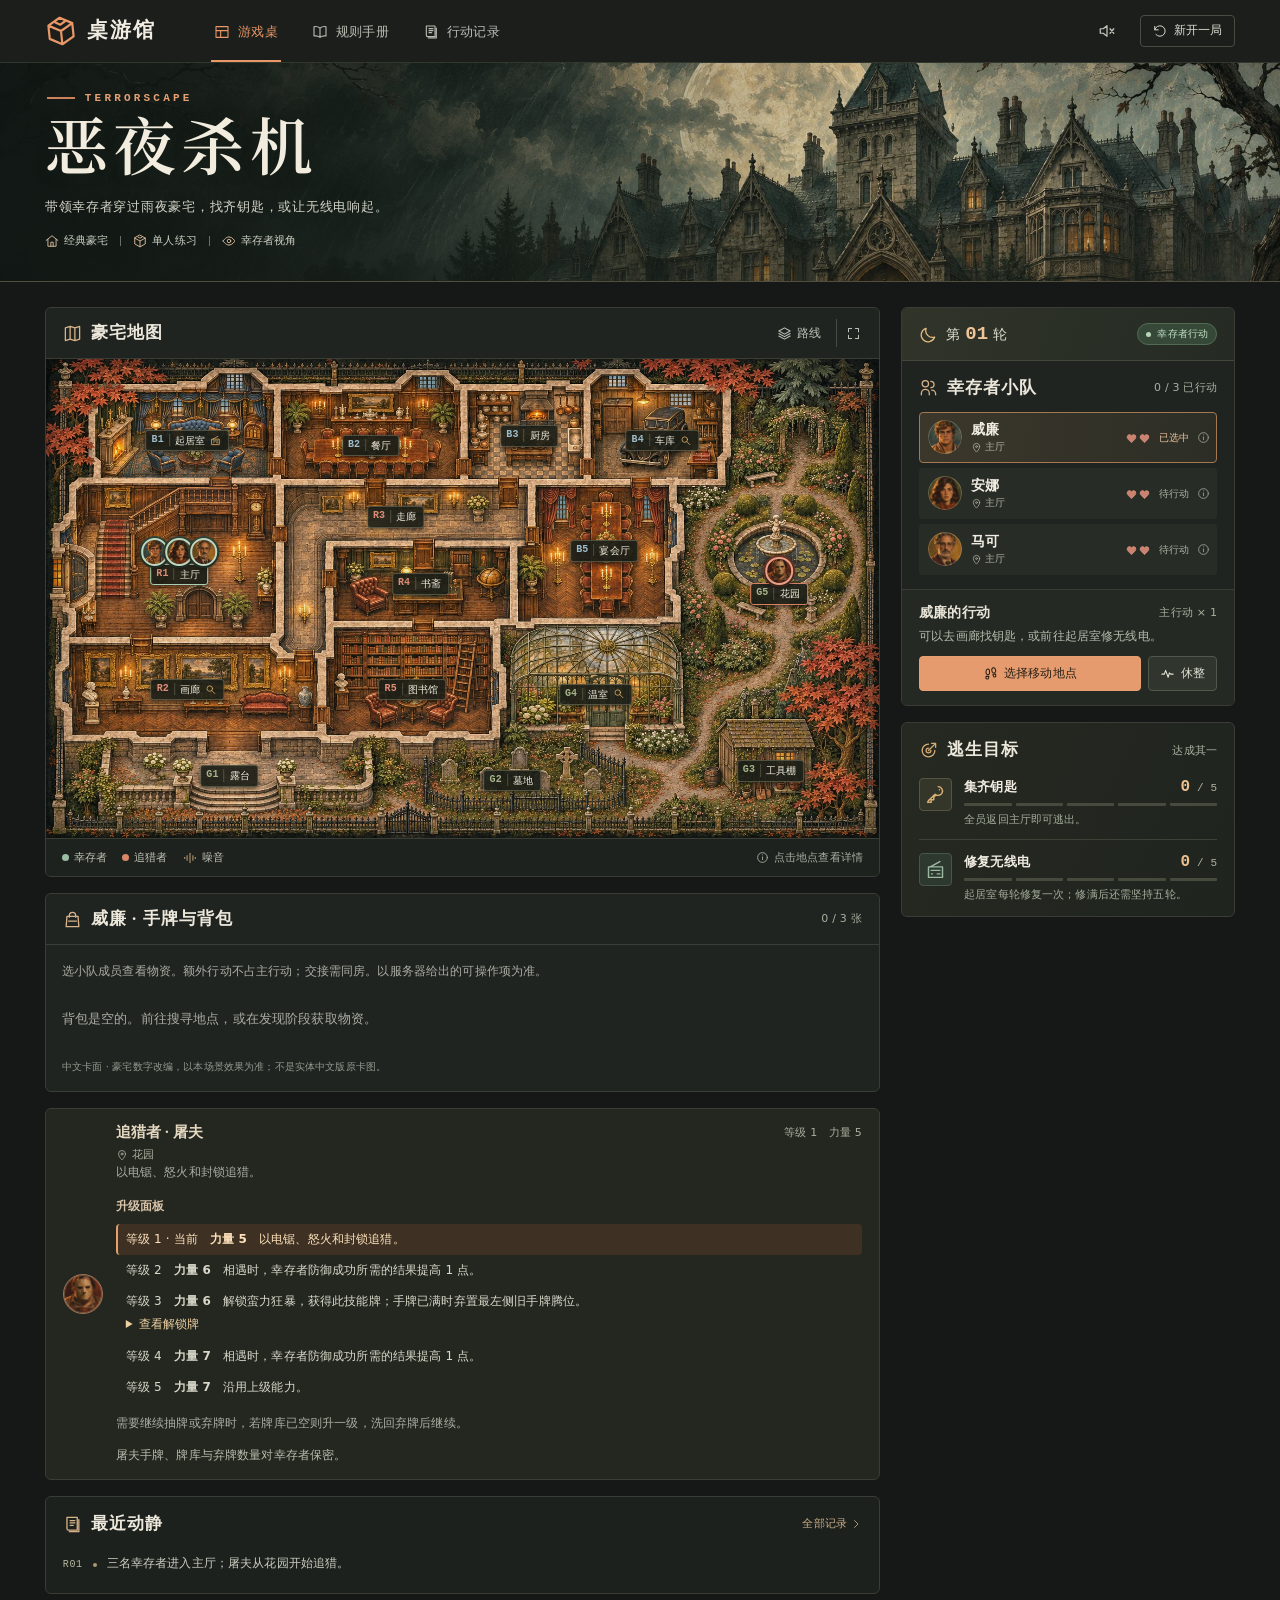
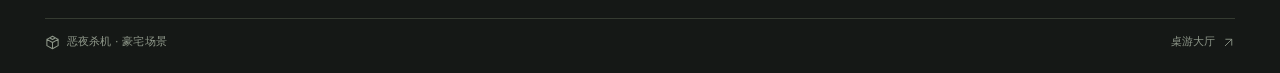
<file: apps/site/public/board-games/terrorscape/index.html>
<!doctype html>
<html lang="zh-CN">
<head>
  <meta charset="utf-8">
  <meta name="viewport" content="width=device-width, initial-scale=1, viewport-fit=cover">
  <meta name="theme-color" content="#161917">
  <meta name="description" content="在雨夜豪宅中带领三名幸存者搜寻钥匙、修复无线电，躲开追猎者。恶夜杀机中文互动棋桌。">
  <title>恶夜杀机 · 豪宅棋桌</title>
  <link rel="icon" href="mark.svg" type="image/svg+xml">
  <link rel="stylesheet" href="table.css">
  <link rel="preload" as="image" href="art/mansion.webp">
  <script defer src="engine.js"></script>
  <script defer src="table.js"></script>
  <script defer src="hunter.js"></script>
  <script defer src="practice.js"></script>
</head>
<body class="ts-page">
  <main id="night-table" data-lobby="../index.html"><p class="ts-boot">正在铺开豪宅地图…</p></main>
  <noscript>请启用 JavaScript，以便移动棋子和进行回合。</noscript>
</body>
</html>
</file>
<file: apps/site/public/board-games/terrorscape/table.css>
/* The same table is mounted by the local practice page and the multiplayer lobby. */
@font-face { font-family:"Manor Display"; font-display:swap; font-weight:600 700; src:url("fonts/noto-serif-sc-113.woff2") format("woff2"); unicode-range:U+6076,U+6740; }
@font-face { font-family:"Manor Display"; font-display:swap; font-weight:600 700; src:url("fonts/noto-serif-sc-114.woff2") format("woff2"); unicode-range:U+591C; }
@font-face { font-family:"Manor Display"; font-display:swap; font-weight:600 700; src:url("fonts/noto-serif-sc-118.woff2") format("woff2"); unicode-range:U+673A; }
.ts-page, body.ts-online { margin: 0; background: #151816; color-scheme: dark; }
.ts-app, .ts-dialog {
  --ink: #f1ece2;
  --muted: #a9ada3;
  --quiet: #92998e;
  --surface: #202420;
  --line: #393d35;
  --ember: #e99766;
  --mint: #acd2bb;
  --sans: "Inter", "PingFang SC", "Microsoft YaHei", "Noto Sans CJK SC", system-ui, sans-serif;
  --serif: "Manor Display", "Noto Serif SC", "Songti SC", "STSong", "SimSun", Georgia, serif;
  --mono: "JetBrains Mono", Consolas, "Courier New", monospace;
  color: var(--ink); font: 14px/1.6 var(--sans); letter-spacing: .01em; text-align: left; color-scheme: dark;
}
.ts-app, .ts-app *, .ts-dialog, .ts-dialog * { box-sizing: border-box; }
.ts-app { background: #151816; min-height: 100vh; }
.ts-app :where(h1,h2,h3,p,ol), .ts-dialog :where(h1,h2,h3,p,ol) { margin: 0; }
.ts-app :where(a,button), .ts-dialog :where(a,button) { font: inherit; color: inherit; text-decoration: none; }
.ts-app button, .ts-dialog button { cursor: pointer; text-transform: none; letter-spacing: inherit; }
.ts-app :is(button,a,summary):focus-visible, .ts-dialog :is(button,a,summary):focus-visible { outline: 2px solid #ffbf81; outline-offset: 3px; }
.ts-app button:disabled, .ts-dialog button:disabled { opacity: .52; cursor: wait; }
.ts-ico { flex: 0 0 auto; vertical-align: middle; display: inline-block; }
.ts-width { width: min(100% - clamp(32px, 7vw, 112px), 1540px); margin: 0 auto; }
.ts-boot { color: #e3ddcb; padding: 32px; font: 16px/2 system-ui, sans-serif; }
.ts-topbar { position: relative; z-index: 2; background: #1b1e1b; border-bottom: 1px solid #32372e; }
.ts-top-inner { min-height: 62px; display: flex; gap: clamp(28px, 4vw, 62px); align-items: stretch; }
.ts-brand, .ts-brand-mark, .ts-tools, .ts-tabs, .ts-nav-item, .ts-nav-control, .ts-icon-btn, .ts-tool, .ts-text-btn, .ts-btn, .ts-h2, .ts-tags, .ts-tags span, .ts-head-tools, .ts-legend span, .ts-wordmark, .ts-phase, .ts-player-copy small, .ts-turn-title, .ts-footer span, .ts-footer a, .ts-goal-icon, .ts-source, .ts-room-meta, .ts-log-round { display: inline-flex; align-items: center; }
.ts-brand { gap: 10px; white-space: nowrap; align-self: center; }
.ts-brand-mark { color: var(--ember); transform: rotate(-6deg); }
.ts-brand-text { font: 700 21px/1.1 var(--serif); letter-spacing: .1em; }
.ts-tabs { align-items: stretch; gap: clamp(6px,1.6vw,26px); }
.ts-nav-item, .ts-nav-control, .ts-icon-btn, .ts-tool, .ts-text-btn { background: none; border: 0; border-radius: 0; padding: 0; }
.ts-nav-item { position: relative; gap: 8px; color: #b9bdb3; font-size: 13px; font-weight: 550; padding: 2px 7px 0; }
.ts-nav-item .ts-ico { width: 16px; height: 16px; }
.ts-nav-item.is-on { color: var(--ember); }
.ts-nav-item.is-on::after { content: ""; position: absolute; height: 2px; background: var(--ember); bottom: 0; left: 4px; right: 4px; }
.ts-nav-item:hover, .ts-tool:hover, .ts-icon-btn:hover, .ts-nav-control:hover, .ts-text-btn:hover, .ts-footer a:hover { color: var(--ember); }
.ts-tools { margin-left: auto; gap: 16px; }
.ts-icon-btn, .ts-square { justify-content: center; width: 34px; height: 34px; color: #c6c9be; }
.ts-nav-control { gap: 7px; border: 1px solid #494c42; border-radius: 4px; padding: 5px 12px; font-size: 12px; color: #dedfd3; min-height: 32px; }
.ts-nav-control .ts-ico { width: 14px; height: 14px; }
.ts-hero { position: relative; isolation: isolate; overflow: hidden; background: #1c241e; border-bottom: 1px solid #514e3d; }
.ts-hero::before, .ts-hero::after { content: ""; position: absolute; inset: 0; z-index: -1; pointer-events: none; }
.ts-hero::before { background: url("art/mansion.webp") center 22% / cover no-repeat; }
.ts-hero::after { background: linear-gradient(90deg,rgba(16,22,19,.94) 0%,rgba(19,25,20,.79) 24%,rgba(18,24,19,.34) 48%,rgba(16,22,19,.04) 72%), linear-gradient(0deg,rgba(17,21,16,.42),transparent 42%); }
.ts-hero-in { min-height: clamp(215px,17vw,273px); display: flex; flex-direction: column; justify-content: center; align-items: flex-start; padding-block: 20px 23px; }
.ts-wordmark, .ts-word { font: 600 11px/1.3 var(--mono); letter-spacing: .29em; color: #e5a174; }
.ts-wordmark { gap: 10px; margin: 0 0 8px 2px; }
.ts-wordmark i { height: 2px; width: 28px; background: #cd825b; }
.ts-app .ts-hero h1 { font-family: var(--serif); font-size: clamp(53px,4.9vw,80px); font-weight: 700; line-height: 1.15; letter-spacing: .085em; text-shadow: 0 2px 12px #16201988; color: #f2ecde; margin: 0; }
.ts-hero-text { font-size: clamp(13px,1.05vw,16px); color: #d4d4c8; margin: 11px 0 15px; letter-spacing: .055em; }
.ts-tags { gap: 12px; font-size: 11px; font-weight: 500; color: #cbcfc3; }
.ts-tags span { gap: 5px; }
.ts-tags .ts-ico { color: #d5b89a; }
.ts-tags b { height: 10px; width: 1px; background: #687065; }
.ts-play { padding: clamp(18px,2vw,30px) 0 0; scroll-margin-top: 8px; }
.ts-layout { display: grid; align-items: start; grid-template-columns: minmax(0, 2.45fr) minmax(280px, .98fr); gap: clamp(16px,1.65vw,27px); }
.ts-maincol, .ts-side { min-width: 0; display: grid; align-content: start; gap: 16px; }
.ts-panel { background: var(--surface); border: 1px solid var(--line); border-radius: 6px; overflow: hidden; }
.ts-panel-head, .ts-section-head, .ts-turn, .ts-goal-top, .ts-footer, .ts-dhead, .ts-move-banner { display: flex; align-items: center; justify-content: space-between; gap: 10px; }
.ts-panel-head { min-height: 51px; padding: 0 17px; border-bottom: 1px solid var(--line); }
.ts-app .ts-h2, .ts-dialog .ts-h2 { gap: 9px; font: 650 17px/1.4 var(--serif); letter-spacing: .06em; color: #ede8dc; }
.ts-h2 .ts-ico { color: #d6b38a; }
.ts-head-tools { gap: 8px; }
.ts-tool { justify-content: center; gap: 5px; height: 28px; padding: 2px 7px; color: #bdc3b8; font-size: 12px; line-height: 1; }
.ts-tool .ts-ico { width: 15px; height: 15px; }
.ts-tool.is-on { color: var(--ember); }
.ts-tool.ts-square { width: 26px; border-left: 1px solid #494c43; padding: 0 0 0 8px; }
.ts-map-stage { position: relative; isolation: isolate; aspect-ratio: 1.74; background: #37372b url("art/floor-plan.webp") center / 100% 100% no-repeat; }
.ts-map-stage::before { position: absolute; content: ""; inset: 0; z-index: -1; background: linear-gradient(0deg,#15191218,#24251a08); box-shadow: inset 0 0 35px 4px #1119105e; }
.ts-routes { position: absolute; inset: 0; width: 100%; height: 100%; overflow: visible; pointer-events: none; }
.ts-routes line { stroke: #f2e8cd; stroke-width: 2px; stroke-dasharray: 3 5; stroke-linecap: round; opacity: .85; filter: drop-shadow(0 1px 1px #000); }
.ts-routes .blocked { stroke: #ef7658; stroke-width: 3px; stroke-dasharray: 3 3; opacity: 1; }
.ts-routes .reachable { stroke: #afefe0; opacity: 1; }
.ts-place { --place-zone: #82a9bd; position: absolute; z-index: 1; transform: translate(-50%,-50%); display: grid; place-items: center; width: max-content; min-width: 35px; min-height: 32px; margin: 0; padding: 0; border: 0; background: transparent; border-radius: 3px; }
.ts-zone-R { --place-zone: #df8d76; }
.ts-zone-B { --place-zone: #9ebcc9; }
.ts-zone-G { --place-zone: #a7b48a; }
.ts-plaque { position: relative; display: flex; align-items: center; gap: 5px; padding: 3px 7px 4px 5px; line-height: 1.2; border: 1px solid #8a897175; background: rgba(27,30,24,.91); box-shadow: 0 2px 5px #0c0d09a1; border-radius: 3px; }
.ts-place-code, .ts-zone { font: 600 10px/1.25 var(--mono); font-style: normal; color: var(--place-zone); }
.ts-place-code { padding-right: 5px; border-right: 1px solid #8c8d766b; }
.ts-place-name { font-size: clamp(10px,.82vw,14px); color: #f0ebda; font-weight: 550; white-space: nowrap; }
.ts-place .ts-ico { color: #eab66a; }
.ts-map-effects {position:absolute;top:100%;white-space:nowrap;padding:1px 4px;border-radius:3px;background:#33271f;color:#fbd399;font:600 10px/1.35 system-ui,sans-serif;}
.ts-place:hover, .ts-place:focus-visible { z-index: 4; }
.ts-place:hover .ts-plaque, .ts-place:focus-visible .ts-plaque { background: #373c2d; border-color: #f4d69b; }
.ts-place.has-friends .ts-plaque { border-color: #a8cfb4; }
.ts-place.has-enemy .ts-plaque { border-color: #d98062; }
.ts-place.is-reachable .ts-plaque { border-color: #bde4c6; box-shadow: 0 0 0 2px #375c47e6,0 2px 6px #152216; }
.ts-pawns { position: absolute; z-index: 1; bottom: calc(50% + 9px); display: flex; justify-content: center; padding-right: 3px; }
.ts-portrait { display:inline-block; flex-shrink:0; width:38px; height:38px; border-radius:50%; background: #535747 url("art/portraits.webp") 0 0 / 300% 200% no-repeat; box-shadow: inset 0 0 0 1px #e0d5ac40; }
.ts-face-anna { background-position: 50% 0; }
.ts-face-marco { background-position: 100% 0; }
.ts-face-sophia { background-position: 0 100%; }
.ts-face-johnson { background-position: 50% 100%; }
.ts-face-butcher { background-position: 100% 100%; }
.ts-pawn { width: clamp(24px,2.15vw,36px); height: clamp(24px,2.15vw,36px); border: 2px solid #bed7c1; box-shadow: 0 2px 4px #0b100ccf,0 0 0 2px #354538; margin-right:-3px; }
.ts-pawn.ts-enemy { border-color: #e9a086; box-shadow:0 2px 4px #0b100ccf,0 0 0 2px #6b3528; }
.ts-legend { display:flex; flex-wrap:wrap; align-items:center; gap:15px; padding:9px 16px; min-height:38px; border-top:1px solid var(--line); background:#1e221e; font-size:11px; color:#c0c4b7; }
.ts-legend span { gap:5px; }
.ts-legend-dot { width:7px;height:7px;border-radius:50%;background:#9bbda3; }
.ts-legend-dot.foe { background:#d88768; }
.ts-legend .ts-ico { color:#cba779; }
.ts-legend .ts-legend-hint { margin-left:auto;color:#a9afa2; }
.ts-legend-hint .ts-ico { color:inherit; }
.ts-move-banner { min-height:38px;justify-content:flex-start;padding:4px 16px;background:#2b3b2e;color:#c9e5ce;font-size:12px; }
.ts-move-banner button { margin-left:auto; }
.ts-turn { padding:12px 17px; min-height:53px; background:linear-gradient(110deg,#303429,#252b24);border-bottom:1px solid #44473a; }
.ts-turn-title { gap:8px; font-weight:560; color:#e0dfd1;font-size:14px; }
.ts-turn-title > .ts-ico { color:#e3ba81; }
.ts-turn-title b { font:600 19px/1.1 var(--mono);color:#f0c496;letter-spacing:0; }
.ts-phase { gap:6px;color:#bfdfc4;background:#364938;border:1px solid #536b52;border-radius:20px;padding:2px 8px;font-size:10px;line-height:1.6; }
.ts-phase i,.ts-log-dot {width:5px;height:5px;border-radius:50%;background:#b7d5b8;display:inline-block;flex-shrink:0;}
.ts-phase.enemy { color:#f3c4a9;background:#45342a;border-color:#70543f; }
.ts-phase.enemy i { background:#e99a73; }
.ts-squad,.ts-controls,.ts-goals,.ts-timeline {padding:15px 17px 14px;}
.ts-section-head { margin-bottom:12px; }
.ts-mini { color:#a8b09f; font:11px/1.4 var(--sans); letter-spacing:.02em; white-space:nowrap; }
.ts-members {display:grid;gap:5px;}
.ts-player-row {position:relative;}
.ts-player {width:100%;display:flex;align-items:center;gap:9px;padding:7px 27px 7px 8px;border-radius:4px;border:1px solid transparent;background:#282c26;text-align:left;min-height:51px;color:var(--ink); }
.ts-player:hover {background:#30342c;}
.ts-player.is-active { border-color:#a47852;background:linear-gradient(95deg,#3c372b,#2c2e26); }
.ts-player .ts-portrait {width:34px;height:34px;}
.ts-player-copy { display:flex;flex-direction:column;gap:2px;min-width:0; }
.ts-player-copy strong {font:600 14px/1.25 var(--sans);overflow:hidden;text-overflow:ellipsis;white-space:nowrap;}
.ts-seat-owner {color:#b6bcae;font:500 10px/1.4 var(--sans);}
.ts-player-copy small {gap:3px;font-size:10px;line-height:1.35;color:#adb3a3;white-space:nowrap;}
.ts-health {margin-left:auto;display:inline-flex;gap:2px;color:#565b4f;}
.ts-health .on {color:#d18b76;}
.ts-health .on svg {fill:#c98370;}
.ts-player-status {font-size:10px;line-height:1.3;color:#aab3a2;white-space:nowrap;}
.ts-player.is-active .ts-player-status {color:#ecc29c;}
.ts-player-info {position:absolute;right:3px;top:50%;transform:translateY(-50%);width:22px;height:32px;display:grid;place-items:center;border:0;border-radius:3px;background:none;color:#999e8f;padding:0;}
.ts-player-info .ts-ico {width:13px;height:13px;}
.ts-player-info:hover {color:#efd3ab;}
.ts-controls {padding-top:12px;border-top:1px solid var(--line);background:#252923;}
.ts-controls .ts-section-head {margin-bottom:3px;}
.ts-controls h3,.ts-dialog h3 {font:650 14px/1.55 var(--sans);color:#e7e4d7;}
.ts-action-hint,.ts-copy,.ts-subtle {font-size:12px;color:#b5bdae;line-height:1.65;}
.ts-action-hint {margin:0 0 10px;}
.ts-action-grid,.ts-dialog-acts {display:flex;align-items:stretch;flex-wrap:wrap;gap:7px;}
.ts-btn { min-height:35px;justify-content:center;gap:6px;padding:7px 11px;background:#30352e;border:1px solid #51574b;border-radius:4px;color:#e1e5d6;font:570 12px/1.45 var(--sans);text-align:center; }
.ts-btn .ts-ico {width:15px;height:15px;}
.ts-btn:hover {border-color:#a8a385;background:#363e32;}
.ts-btn.ts-primary {color:#241e16;background:#e59b6d;border-color:#e6a172;}
.ts-btn.ts-primary:hover {background:#f0ab7b;border-color:#fdc494;}
.ts-action-grid .ts-primary {flex:1 1 auto;}
.ts-goals {background:linear-gradient(115deg,#252921,#20241f);}
.ts-goals .ts-h2 .ts-ico {color:#d4ab72;}
.ts-goal {display:flex;align-items:flex-start;gap:12px;padding-top:4px;}
.ts-goal+.ts-goal {margin-top:12px;padding-top:13px;border-top:1px solid #3c4235;}
.ts-goal-icon {justify-content:center;width:33px;height:33px;flex-shrink:0;border:1px solid #575442;border-radius:4px;color:#d8ae72;background:#35362a;}
.ts-goal:nth-child(3) .ts-goal-icon {color:#9cb8a1;border-color:#465749;background:#2d382e;}
.ts-goal-body {width:100%;min-width:0;}
.ts-goal-top {align-items:baseline;}
.ts-goal-top strong {font-size:13px;font-weight:600;line-height:1.4;}
.ts-counter {color:#ecc18f;font:600 16px/1.1 var(--mono);}
.ts-counter small {color:#aeb3a1;font:500 11px/1.1 var(--mono);}
.ts-progress {display:grid;grid-template-columns:repeat(5,1fr);gap:4px;margin:6px 0;}
.ts-progress i {height:3px;border-radius:1px;background:#474b3e;}
.ts-progress i.filled {background:#dca071;}
.ts-goal p {font-size:11px;color:#a4ad9b;line-height:1.4;}
.ts-timeline {background:#1d211d;}
.ts-text-btn {gap:3px;color:#c9ad87;font-size:11px; }
.ts-text-btn .ts-ico {width:12px;height:12px;order:2;}
.ts-journal {list-style:none;padding:0;}
.ts-log-line {display:flex;align-items:baseline;gap:10px;padding:6px 0;color:#cacfc2;font-size:12px;line-height:1.6;}
.ts-log-round {font:10px/1.4 var(--mono);letter-spacing:.06em;color:#b1b89f;}
.ts-log-dot {background:#ab986e;width:4px;height:4px;align-self:baseline;}
.ts-footer {color:#8e9789;margin-top:24px;padding:14px 0 22px;border-top:1px solid #353b31;font-size:11px;}
.ts-footer span,.ts-footer a {gap:7px;}
.ts-notice {padding:10px 14px;margin:0 0 15px;color:#ebc99d;border:1px solid #6a5a3b;background:#322e23;border-radius:4px;}
.ts-notice[hidden] {display:none;}
.ts-result {display:flex;gap:16px;align-items:center;margin-bottom:16px;padding:18px;color:#e0c495;border-color:#7a6949;background:#303528;}
.ts-result h2 {font:650 23px/1.4 var(--serif);}
.ts-result p {font-size:13px;color:#c3c9b6;}
.ts-result .ts-btn {margin-left:auto;white-space:nowrap;}
.ts-dialog { border:1px solid #575b4e;border-radius:7px;max-width:min(500px,calc(100vw - 28px));width:500px;max-height:85dvh;overflow:auto;background:#222721;color:var(--ink);padding:0;box-shadow:0 24px 90px #0008;}
.ts-dialog::backdrop {background:#0b100cbd;backdrop-filter:blur(4px);}
.ts-dhead {padding:13px 18px 11px 22px;border-bottom:1px solid var(--line);background:#252b24;position:sticky;top:0;z-index:2;}
.ts-dhead h2 {margin:0;font:650 21px/1.4 var(--serif);letter-spacing:.06em;color:#efe9db;}
.ts-dbody {padding:18px 22px 22px;}
.ts-dbody > .ts-copy {font-size:14px;margin:4px 0 14px;}
.ts-dialog-acts {margin-top:16px;}
.ts-room-go { text-wrap:balance;}
.ts-room-meta {gap:8px;color:#b8c1b0;font:12px/1.6 var(--mono);margin-bottom:14px;flex-wrap:wrap;}
.ts-zone,.ts-tag {background:#30362e;border:1px solid #4b5145;border-radius:3px;padding:2px 5px;}
.ts-tag {font:11px/1.4 var(--sans);color:#d7be98;}
.ts-defs {display:grid;grid-template-columns:max-content 1fr;gap:8px 16px;padding:12px 0;border-top:1px solid var(--line);border-bottom:1px solid var(--line);font-size:13px;}
.ts-defs strong {color:#a5af9b;font-weight:500;}
.ts-subtle {margin-top:13px;}
.ts-rule {display:flex;align-items:flex-start;gap:12px;padding:0 0 15px;}
.ts-rule > .ts-ico {color:var(--ember);margin-top:3px;}
.ts-rule p,.ts-scope p,.ts-item-detail p {font-size:13px;line-height:1.7;color:#bac2b1;margin:3px 0 0;}
.ts-scope {padding:12px 0 0;border-top:1px solid var(--line);color:#d7bea0;font-size:13px;}
.ts-scope summary {cursor:pointer;}
.ts-source {gap:4px;color:var(--ember);font-size:12px;margin:7px 10px 0 0;}
.ts-person-detail,.ts-item-detail {display:flex;align-items:center;gap:12px;margin-bottom:14px;}
.ts-person-detail .ts-portrait {width:62px;height:62px;}
.ts-person-detail p {font-size:13px;margin:4px 0;color:#d2d8c8;}
.ts-small-heading {margin:14px 0 8px !important;}
.ts-action-list {display:grid;gap:7px;}
.ts-action-list .ts-btn {justify-content:flex-start;text-align:left;}
.ts-map-dialog {width:min(1160px,96vw);max-width:96vw;max-height:95dvh;}
.ts-map-dialog .ts-dbody {padding:0;}
.ts-map-dialog .ts-map-panel {border:0;border-radius:0;}
.ts-map-dialog .ts-panel-head {min-height:36px;}
.ts-map-dialog .ts-panel-head .ts-h2 {font-size:14px;}
.ts-hunter {display:flex;align-items:center;gap:13px;padding:13px 17px;background:#242720;}
.ts-hunter .ts-portrait {width:40px;height:40px;border:1px solid #9b7156;}
.ts-hunter-main {flex:1;min-width:0;}
.ts-hunter .ts-section-head {margin:0 0 3px;}
.ts-hunter h3 {font:650 15px/1.45 var(--serif);color:#e4d8c1;}
.ts-skill-hand,.ts-team-pick {display:flex;flex-wrap:wrap;gap:6px;margin-top:10px;}
.ts-skill,.ts-cast-pick {display:inline-flex;align-items:center;gap:5px;color:var(--ink);background:#30352c;border:1px solid #515849;border-radius:4px;padding:4px 8px;font-size:12px;}
.ts-skill .ts-ico {width:12px;height:12px;color:var(--ember);}
.ts-cast-pick {gap:7px;padding:6px 8px;}
.ts-cast-pick.is-on {border-color:#ac845e;background:#39372b;}
.ts-cast-pick .ts-portrait {width:25px;height:25px;}
.ts-cast-pick:disabled {opacity:.5;cursor:default;}
.ts-cast-grid {display:grid;align-items:start;grid-template-columns:repeat(auto-fit,minmax(min(210px,100%),1fr));gap:9px;margin:12px 0;}
.ts-cast-grid .ts-cast-slot {display:grid;grid-template-columns:36px minmax(0,1fr);grid-template-rows:auto auto 1fr;gap:3px 10px;align-content:start;align-items:start;padding:12px;border:1px solid #545a4d;border-radius:6px;background:#232921;color:#ede9db;}
.ts-cast-grid .ts-cast-badge {grid-row:1/3;align-self:center;}
.ts-cast-grid .ts-cast-badge .ts-portrait {width:34px;height:34px;}
.ts-cast-grid .ts-cast-title {font-size:11px;color:#c7c6b5;}
.ts-cast-grid select {width:100%;min-height:32px;padding:3px 6px;font:inherit;font-size:14px;color:#fff3d4;border:1px solid #686e5b;border-radius:4px;background:#20251e;}
.ts-cast-grid .ts-cast-ability {grid-column:1/-1;margin-top:5px;font:12px/1.65 system-ui,sans-serif;color:#d1d3c4;}
.ts-portrait.ts-monogram {display:inline-grid;place-items:center;background:radial-gradient(ellipse at top,#606853,#2c3229);color:#f5eacb;font:600 14px/1.1 serif;}
.ts-pawn.ts-monogram {font-size:12px;}
.ts-portrait:is(.ts-face-george,.ts-face-ophelia,.ts-face-dylan,.ts-face-caleb,.ts-face-huntress,.ts-face-werewolf,.ts-face-unidentified,.ts-face-statues,.ts-face-queen) {background-image:url("art/expansion-cast.webp");background-size:300% 300%;}
.ts-face-george {background-position:0 0;}
.ts-face-ophelia {background-position:50% 0;}
.ts-face-dylan {background-position:100% 0;}
.ts-face-caleb {background-position:0 50%;}
.ts-face-huntress {background-position:50% 50%;}
.ts-face-werewolf {background-position:100% 50%;}
.ts-face-unidentified {background-position:0 100%;}
.ts-face-statues {background-position:50% 100%;}
.ts-face-queen {background-position:100% 100%;}
.ts-portrait:is(.ts-face-roy,.ts-face-evelyn,.ts-face-zach,.ts-face-victoria,.ts-face-quinto,.ts-face-brenda,.ts-face-hubert,.ts-face-strangler,.ts-face-orion,.ts-face-eyebot,.ts-face-parasitoid,.ts-face-nightmare,.ts-face-wendigo,.ts-face-doll,.ts-face-doctor) {background-image:url("art/expansion-cast-2.webp");background-size:400% 400%;}
.ts-face-roy {background-position:0 0;} .ts-face-evelyn {background-position:33.333% 0;}
.ts-face-zach {background-position:66.667% 0;} .ts-face-victoria {background-position:100% 0;}
.ts-face-quinto {background-position:0 33.333%;} .ts-face-brenda {background-position:33.333% 33.333%;}
.ts-face-hubert {background-position:66.667% 33.333%;}
.ts-face-strangler {background-position:0 66.667%;} .ts-face-orion {background-position:33.333% 66.667%;}
.ts-face-eyebot {background-position:66.667% 66.667%;} .ts-face-parasitoid {background-position:100% 66.667%;}
.ts-face-nightmare {background-position:0 100%;} .ts-face-wendigo {background-position:33.333% 100%;}
.ts-face-doll {background-position:66.667% 100%;} .ts-face-doctor {background-position:100% 100%;}
.ts-found {display:grid;gap:5px;margin-bottom:10px;}
.ts-found p {font:12px/1.55 var(--sans);padding:6px 8px;border:1px solid var(--line);color:var(--muted);border-radius:3px;}
.ts-found b {color:var(--ink);}
.ts-lobby-entry {padding-block:22px 50px;}
.ts-lobby-entry .panel {margin-block:16px;}
.ts-lobby-banner {padding:30px clamp(20px,4vw,54px);border:1px solid #444c3c;border-radius:8px;color:#f2ecde;background:linear-gradient(90deg,#19221bea,rgba(20,28,22,.45) 65%,transparent),url("art/mansion.webp") center 30%/cover;}
.ts-lobby-banner .eyebrow {font:600 12px/1.4 ui-monospace,monospace;letter-spacing:.24em;color:#e5a174;}
.ts-lobby-banner p:not(.eyebrow) {color:#d8dbc9;font-size:14px;margin-bottom:14px;}
.ts-lobby-banner .btn.ghost {background:#19211dbb;color:#f0eee4;border-color:#929682;}
.ts-wait .ts-lobby-banner {margin:18px 0 26px;}
.ts-room-admin {width:min(93%,1540px);margin:0 auto 24px;display:flex;align-items:center;flex-wrap:wrap;gap:12px;color:#a0a491;font-size:12px;}
@media (min-width:1550px) {
  .ts-layout {grid-template-columns:minmax(0,2.54fr) minmax(345px,.96fr);}
  .ts-squad,.ts-controls,.ts-goals,.ts-timeline {padding:19px 21px;}
  .ts-player {min-height:60px;}
  .ts-player .ts-portrait {width:40px;height:40px;}
}
@media (max-width:1050px) {
  .ts-width {width:calc(100% - 40px);}
  .ts-layout {grid-template-columns:minmax(0,1fr) 280px;gap:14px;}
  .ts-legend {gap:10px;padding-inline:10px;}
  .ts-legend-hint .ts-ico {display:none;}
  .ts-squad,.ts-controls,.ts-goals,.ts-timeline {padding-inline:12px;}
}
@media (max-width:760px) {
  .ts-width {width:calc(100% - 30px);}
  .ts-top-inner {min-height:52px;gap:14px;}
  .ts-brand {gap:5px;}.ts-brand-text {font-size:17px;}
  .ts-brand-mark .ts-ico {width:26px;height:26px;}
  .ts-tabs {gap:8px;}.ts-nav-item {font-size:12px;gap:4px;padding-inline:3px;}
  .ts-tools {gap:4px;}
  .ts-nav-control {font-size:11px;padding:4px 7px;}
  .ts-hero-in {min-height:195px;}.ts-hero::before {background-position:64% center;}
  .ts-hero-text {font-size:12px;max-width:65%;line-height:1.75;}
  .ts-layout {grid-template-columns:minmax(0,1fr);}
  .ts-maincol,.ts-side {display:contents;}
  .ts-map-panel {grid-row:1;}.ts-player-panel {grid-row:2;}.ts-goals {grid-row:3;}.ts-hunter {grid-row:4;}.ts-timeline {grid-row:5;}
  .ts-map-stage {aspect-ratio:1.53;}.ts-place-name {font-size:12px;}
  .ts-pawn {width:26px;height:26px;}
  .ts-squad,.ts-controls,.ts-goals,.ts-timeline {padding-inline:15px;}
  .ts-player {min-height:49px;}
  .ts-map-dialog .ts-dbody {overflow:auto;}
}
@media (max-width:480px) {
  .ts-width {width:calc(100% - 24px);}
  .ts-top-inner {gap:8px;}
  .ts-brand-text {font-size:16px;letter-spacing:.01em;}
  .ts-tabs {gap:6px;}
  .ts-nav-item {font-size:11px;}
  .ts-nav-item .ts-ico {display:none;}
  .ts-tools {gap:2px;}
  .ts-icon-btn {width:29px;}
  .ts-nav-control {min-height:28px;padding:3px 5px;font-size:11px;gap:3px;}
  .ts-nav-control .ts-ico {width:12px;height:12px;}
  .ts-hero-in {min-height:176px;}
  .ts-hero::before {background-position:68% center;}
  .ts-hero::after {background:linear-gradient(90deg,#121a15ed,#18221abc 45%,#11201820 80%);}
  .ts-app .ts-hero h1 {font-size:47px;}
  .ts-wordmark {font-size:9px;gap:7px;margin-bottom:6px;}
  .ts-wordmark i {width:20px;}
  .ts-hero-text {max-width:79%;margin:7px 0 10px;line-height:1.6;}
  .ts-tags {font-size:10px;gap:7px;}
  .ts-tags .ts-ico {width:12px;height:12px;}
  .ts-play {padding-top:12px;}
  .ts-panel-head {min-height:44px;padding-inline:11px;}
  .ts-app .ts-h2 {font-size:16px;}
  .ts-map-stage {aspect-ratio:1.36;}
  .ts-legend {min-height:33px;padding:7px 9px;font-size:10px;gap:8px;}
  .ts-legend .ts-legend-hint {font-size:9px;}
  .ts-plaque {padding:3px 4px;gap:3px;}
  .ts-place-name {font-size:10px;}.ts-place-code {font-size:8px;padding-right:3px;}
  .ts-pawn {width:21px;height:21px;border-width:1.5px;}
  .ts-pawns {bottom:calc(50% + 8px);}
  .ts-footer {margin-top:14px;}
  .ts-result {align-items:flex-start;flex-wrap:wrap;}
  .ts-result h2 {font-size:20px;}
}
@media (max-width:350px) {
  .ts-brand-text {display:none;}.ts-legend-hint {display:none!important;}.ts-place-code {display:none;}
}
@media (prefers-reduced-motion: reduce) {
  .ts-app *, .ts-dialog * {scroll-behavior:auto!important;transition:none!important;animation:none!important;}
}

/* Readable Chinese card faces: present only the viewer's projected inventory. */
.ts-hand-body { padding: 16px; }
.ts-hand-help { color: var(--muted); font-size: 12px; line-height: 1.7; margin: 0 0 12px!important; }
.ts-hand-grid { display: grid; grid-template-columns: repeat(auto-fit,minmax(170px,1fr)); gap: 12px; }
.ts-app .ts-hand-card { display:flex; flex-direction:column; align-items:stretch; gap:10px; text-align:left; min-width:0; padding:15px; border:1px solid #515648; border-radius:8px; background:linear-gradient(145deg,#30382d,#20271f); box-shadow:0 3px 10px #0e120e30; }
.ts-app .ts-hand-card:hover { border-color:var(--ember); background:linear-gradient(145deg,#394232,#252e24); }
.ts-hand-card.is-skill { background:linear-gradient(145deg,#3c302b,#28231f); }
.ts-hand-card.is-usable { border-color:#a8c8a4; box-shadow:inset 0 3px #8fb591; }
.ts-card-kicker { font-size:10px; letter-spacing:.12em; color:#b9bead; }
.ts-card-title { display:flex; gap:8px; align-items:center; color:#f4e7cc; }
.ts-card-title strong { font:700 19px/1.4 var(--serif); }
.ts-card-count { margin-left:auto; font-size:13px; color:var(--muted); }
.ts-card-timing { font-size:11px; font-weight:600; color:#d8b997; }
.ts-card-description { font-size:13px; line-height:1.7; flex:1; }
.ts-card-noise { display:block; font-size:11px; line-height:1.6; color:#bdc5b5; }
.ts-card-noise .ts-ico { margin-right:4px; }
.ts-card-noise.is-noisy { color:#ffbd85; }
.ts-card-availability { border-top:1px solid #64715b55; padding-top:9px; font-size:11px; color:#bbc5b5; }
.is-usable .ts-card-availability { color:#bce5ba; }
.ts-recent-cards { color:#d2edc8; font-size:12px; border-left:2px solid #99bc8b; padding:6px 9px; margin-bottom:12px!important; background:#34452f60; }
.ts-card-scope { font-size:10px; line-height:1.7; color:var(--quiet); margin-top:12px!important; }
.ts-empty-hand { padding:16px 0; color:var(--muted); font-size:13px; }
.ts-extra-hint { background:#3a49363d; color:#cde2bd; border-left:2px solid #8fa37e; padding:8px; font-size:12px; margin-bottom:12px!important; }
.ts-action-grid .ts-btn:has(.ts-action-cost), .ts-action-list .ts-btn:has(.ts-action-cost) { display:flex; flex-wrap:wrap; justify-content:flex-start; text-align:left; }
.ts-action-cost { flex-basis:100%; display:block; font-size:10px; line-height:1.6; font-weight:400; opacity:.85; }
.ts-upgrade-title { font-size:12px; font-weight:600; margin:14px 0 8px; color:#d9c4a9; }
.ts-level-track { display:grid; list-style:none; padding:0; margin:0 0 10px!important; }
.ts-level-track > li { display:grid; grid-template-columns:auto auto 1fr; align-items:baseline; gap:4px 12px; padding:6px 8px; border-left:2px solid transparent; border-radius:4px; color:#d9d9ca; font-size:12px; }
.ts-level-track li.is-current { border-color:#e3a06c; color:#ffe3bd; background:#75462c50; }
.ts-level-track li.is-past { color:#c4c1ae; }
.ts-deck-stats { display:flex; align-items:center; flex-wrap:wrap; gap:6px 16px; color:#e5c5a3; font-size:12px; margin-bottom:7px; }
.ts-deck-button { position:relative; display:inline-flex; align-items:center; gap:6px; background:#3b3229; color:#ffdcab; border:1px solid #8c7155; border-radius:5px; padding:7px 10px; font:inherit; cursor:pointer; }
.ts-deck-button:is(:hover,:focus-visible)::after { content:attr(data-hint); position:absolute; bottom:calc(100% + 4px); left:50%; transform:translateX(-50%); background:#171c17; color:#faf0dd; padding:4px 8px; border:1px solid #88745f; border-radius:4px; white-space:nowrap; pointer-events:none; }
.ts-cast-preview { grid-column:1/-1; min-width:0; border-top:1px solid #4b5045; margin-top:4px; }
.ts-cast-preview summary { padding:8px 0 3px; font-size:13px; color:#eed1a3; cursor:pointer; }
.ts-cast-preview h4 { color:#f2d5a6; margin:12px 0 5px; }
.ts-deck-list { list-style:none; padding:0; margin:0; }
.ts-deck-list li { display:grid; grid-template-columns:minmax(0,1fr) auto; align-items:baseline; gap:3px 8px; padding:9px 0; border-bottom:1px solid #464b42; }
.ts-deck-list strong { color:#f1e2c9; font-size:14px; }
.ts-deck-list small,.ts-deck-list p { grid-column:1/-1; color:#c5ccbd; font:12px/1.6 system-ui,sans-serif; margin:0; }
.ts-copy-count { color:#e9c495; white-space:nowrap; font-size:12px; }
.ts-level-track li strong { white-space:nowrap; margin:0; }
.ts-level-track li p { margin:0; font-size:12px; line-height:1.55; }
.ts-unlock { grid-column:1/-1; }
.ts-unlock summary { color:#eed1a3; cursor:pointer; }
.ts-cast-preview .ts-level-track > li { grid-template-columns:auto 1fr; }
.ts-cast-preview .ts-level-track li p { grid-column:1/-1; }
.ts-hunter-main { min-width:0; }
@media(max-width:760px) {
  .ts-found-panel { grid-row:3; }.ts-hand-panel { grid-row:4; }.ts-goals { grid-row:5; }.ts-hunter { grid-row:6; }.ts-timeline { grid-row:7; }
}
@media(max-width:480px) {
  .ts-hand-body { padding:12px; }.ts-hand-grid { grid-template-columns:repeat(2,minmax(0,1fr)); gap:8px; }
  .ts-app .ts-hand-card { padding:11px; gap:8px; }.ts-card-title { gap:4px; }.ts-card-title strong { font-size:16px; }
  .ts-card-title>.ts-ico { display:none; }.ts-card-description { font-size:12px; }.ts-card-noise { font-size:10px; }
}
@media(max-width:350px) { .ts-hand-grid { grid-template-columns:minmax(0,1fr); } }
</file>
